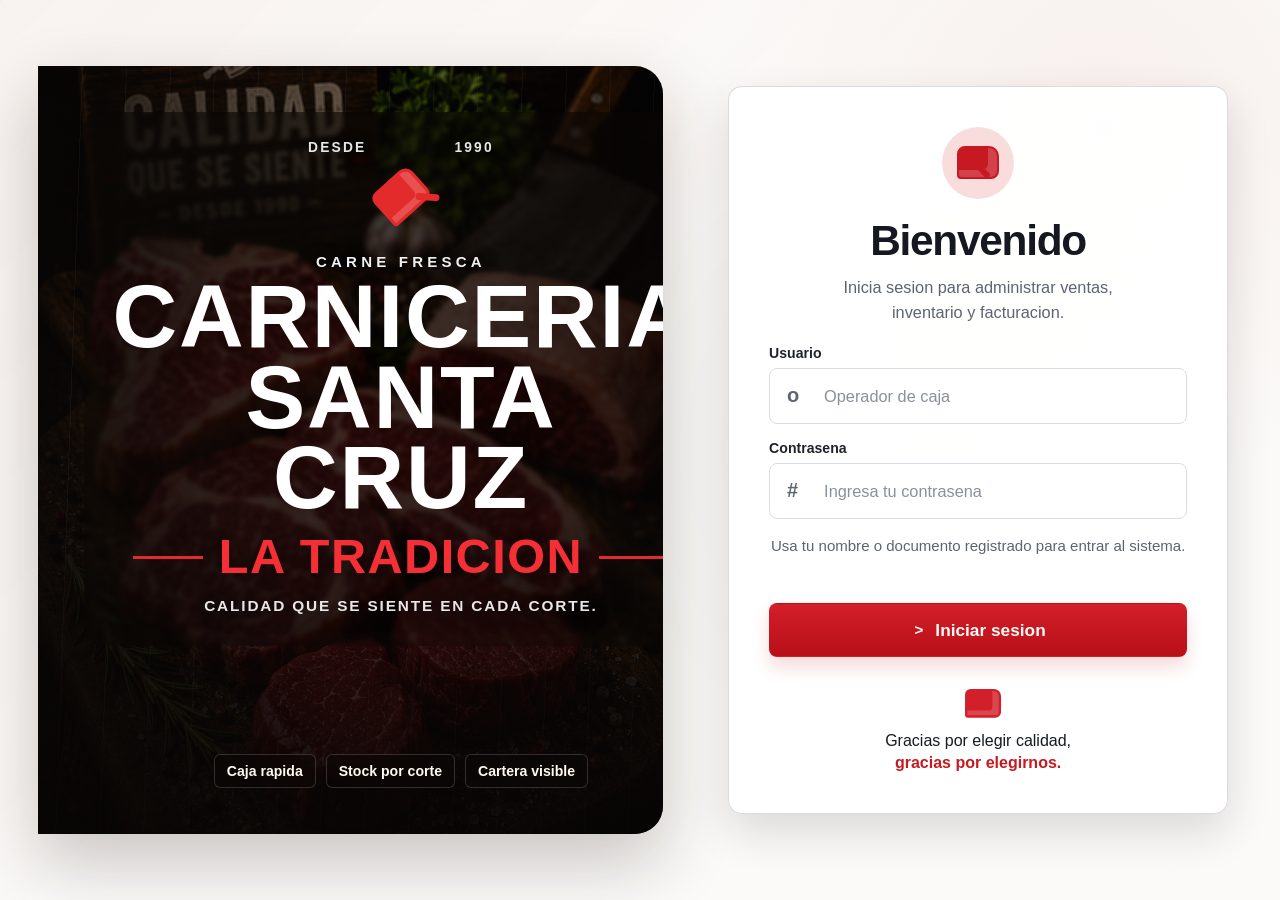
<file: aa1-web/index.html>
<!DOCTYPE html>
<html lang="es">
<head>
  <meta charset="UTF-8">
  <meta name="viewport" content="width=device-width, initial-scale=1.0">
  <title>Carniceria Santa Cruz | Login</title>
  <link rel="stylesheet" href="./styles.css">
</head>
<!-- Google tag (gtag.js) -->
<script async src="https://www.googletagmanager.com/gtag/js?id=G-K4ZRLPHMQP"></script>
<script>
  window.dataLayer = window.dataLayer || [];
  function gtag(){dataLayer.push(arguments);}
  gtag('js', new Date());

  gtag('config', 'G-K4ZRLPHMQP');
</script>
<body data-page="login">
  <div class="page-shell">
    <section class="login-screen">
      <div class="login-hero reveal">
        <div class="login-brand-lockup">
          <div class="brand-year">
            <span>Desde</span>
            <strong>1990</strong>
          </div>
          <div class="cleaver-mark" aria-hidden="true"></div>
          <p class="eyebrow">Carne fresca</p>
          <h1>Carniceria Santa Cruz</h1>
          <h2>La tradicion</h2>
          <p class="hero-copy">Calidad que se siente en cada corte.</p>
        </div>

        <div class="hero-pills">
          <span>Caja rapida</span>
          <span>Stock por corte</span>
          <span>Cartera visible</span>
        </div>
        <div class="hero-art" aria-hidden="true"></div>
      </div>

      <form class="login-card reveal delay-1" id="loginForm">
        <div class="card-top">
          <div class="login-card-icon" aria-hidden="true"></div>
          <h2>Bienvenido</h2>
          <p>
            Inicia sesion para administrar ventas, inventario y facturacion.
          </p>
        </div>

        <label class="field login-field user-field">
          <span>Usuario</span>
          <input id="usernameInput" type="text" placeholder="Operador de caja">
        </label>

        <label class="field login-field pass-field">
          <span>Contrasena</span>
          <input id="passwordInput" type="password" placeholder="Ingresa tu contrasena">
        </label>

        <p class="login-helper">Usa tu nombre o documento registrado para entrar al sistema.</p>

        <p class="login-error" id="loginError"></p>

        <div class="card-actions">
          <button class="primary-button" type="submit">Iniciar sesion</button>
        </div>

        <div class="login-notes">
          <div class="login-mini-icon" aria-hidden="true"></div>
          <p>Gracias por elegir calidad,<br><strong>gracias por elegirnos.</strong></p>
        </div>
      </form>
    </section>

    <div class="toast" id="toast"></div>
  </div>

  <script src="./app.js"></script>
</body>
</html>
</file>
<file: aa1-web/styles.css>
:root {
  --bg: #ffffff;
  --bg-2: #f4f7fb;
  --surface: #ffffff;
  --surface-soft: #f7f9fc;
  --surface-steel: #edf2f8;
  --ink: #172033;
  --muted: #5b6779;
  --line: #d8e1ec;
  --line-strong: #c2cedd;
  --accent: #c6382c;
  --accent-dark: #98291f;
  --accent-soft: #fdeceb;
  --steel: #21374f;
  --steel-2: #34506d;
  --green: #1f7a55;
  --warning: #b8731d;
  --danger: #c6382c;
  --shadow: 0 20px 42px rgba(23, 32, 51, 0.12);
  --shadow-soft: 0 12px 24px rgba(23, 32, 51, 0.08);
  --font-sans: "Aptos", "Segoe UI Variable Text", "Segoe UI", "Helvetica Neue", Arial, sans-serif;
  --font-display: "Aptos Display", "Segoe UI Variable", "Segoe UI", "Helvetica Neue", Arial, sans-serif;
  --radius-lg: 8px;
  --radius-md: 8px;
  --radius-sm: 6px;
}

* {
  box-sizing: border-box;
}

html {
  scroll-behavior: smooth;
}

body {
  margin: 0;
  min-height: 100vh;
  color: var(--ink);
  font-family: var(--font-sans);
  background: #fff;
}

body::before {
  content: "";
  position: fixed;
  inset: 0;
  pointer-events: none;
  background:
    linear-gradient(180deg, rgba(245, 248, 252, 0.98), rgba(255, 255, 255, 0) 240px),
    radial-gradient(circle at 86% 8%, rgba(198, 56, 44, 0.05), transparent 22%);
}

img {
  display: block;
  max-width: 100%;
}

button,
input,
select,
textarea {
  font: inherit;
}

a {
  color: inherit;
}

button {
  cursor: pointer;
}

.hidden {
  display: none !important;
}

.page-shell {
  position: relative;
}

.eyebrow {
  margin: 0 0 8px;
  color: var(--accent);
  font-size: 0.72rem;
  font-weight: 800;
  letter-spacing: 0.09em;
  text-transform: uppercase;
}

.reveal {
  animation: rise-in 0.45s ease both;
}

.delay-1 {
  animation-delay: 0.05s;
}

.delay-2 {
  animation-delay: 0.1s;
}

.login-screen {
  min-height: 100vh;
  display: grid;
  grid-template-columns: minmax(0, 1.1fr) minmax(360px, 0.72fr);
  gap: 24px;
  padding: 28px;
  position: relative;
}

.login-hero,
.login-card,
.panel,
.stat-card {
  box-shadow: var(--shadow-soft);
}

.login-hero {
  position: relative;
  overflow: hidden;
  display: grid;
  align-content: space-between;
  min-height: calc(100vh - 56px);
  border: 1px solid rgba(255, 255, 255, 0.12);
  border-radius: var(--radius-lg);
  background:
    linear-gradient(150deg, rgba(32, 50, 59, 0.98), rgba(17, 26, 31, 0.98)),
    repeating-linear-gradient(45deg, rgba(255,255,255,0.04) 0 1px, transparent 1px 16px);
  padding: 46px;
  color: #fff9f2;
}

.login-hero::after {
  content: "";
  position: absolute;
  right: 36px;
  bottom: 34px;
  width: min(36vw, 380px);
  aspect-ratio: 1;
  border-radius: 50%;
  border: 18px solid rgba(255, 255, 255, 0.08);
  box-shadow:
    inset 0 0 0 28px rgba(180, 35, 24, 0.3),
    inset 0 0 0 64px rgba(255, 255, 255, 0.05);
}

.login-hero h1,
.workspace-header h1,
.section-title h2,
.hero-banner h2,
.panel h3,
.login-card h2,
.brand-block h2 {
  font-family: var(--font-display);
  letter-spacing: -0.03em;
}

.login-hero h1 {
  position: relative;
  z-index: 1;
  max-width: 10ch;
  margin: 0 0 18px;
  font-size: clamp(3rem, 6vw, 5.6rem);
  line-height: 0.92;
}

.hero-copy {
  position: relative;
  z-index: 1;
  max-width: 58ch;
  margin: 0 0 24px;
  color: rgba(255, 249, 242, 0.82);
  line-height: 1.65;
}

.hero-pills {
  position: relative;
  z-index: 1;
  display: flex;
  flex-wrap: wrap;
  gap: 10px;
}

.hero-pills span,
.badge-soft {
  display: inline-flex;
  align-items: center;
  gap: 8px;
  min-height: 34px;
  padding: 8px 12px;
  border: 1px solid rgba(180, 35, 24, 0.16);
  border-radius: var(--radius-sm);
  background: var(--accent-soft);
  color: var(--accent-dark);
  font-size: 0.88rem;
  font-weight: 800;
}

.login-hero .hero-pills span {
  border-color: rgba(255, 255, 255, 0.14);
  background: rgba(255, 255, 255, 0.1);
  color: #fff9f2;
}

.hero-art {
  position: relative;
  z-index: 1;
  margin-top: 40px;
  max-width: 520px;
  min-height: 150px;
  border: 1px solid rgba(255, 255, 255, 0.16);
  border-radius: var(--radius-lg);
  background:
    linear-gradient(90deg, rgba(255,255,255,0.08), rgba(255,255,255,0.02)),
    repeating-linear-gradient(90deg, rgba(255,255,255,0.08) 0 2px, transparent 2px 22px);
}

.hero-art img {
  display: none;
}

.hero-art::before {
  content: "CAJA  |  BASCULA  |  MOSTRADOR  |  CAMARA FRIA";
  position: absolute;
  left: 20px;
  top: 20px;
  color: rgba(255, 249, 242, 0.82);
  font-size: 0.78rem;
  font-weight: 800;
  letter-spacing: 0.08em;
}

.hero-art::after {
  content: "";
  position: absolute;
  left: 22px;
  right: 22px;
  bottom: 22px;
  height: 48px;
  border-radius: 999px;
  background:
    linear-gradient(90deg, #d94a3f 0 22%, #f6d7d1 22% 30%, #a51f18 30% 66%, #f2cbc4 66% 75%, #812018 75% 100%);
  box-shadow: 0 18px 24px rgba(0, 0, 0, 0.22);
}

.login-card {
  align-self: center;
  border: 1px solid var(--line);
  border-radius: var(--radius-lg);
  background: rgba(255, 253, 249, 0.94);
  padding: 34px;
}

.card-top h2 {
  margin: 0 0 10px;
  font-size: clamp(2rem, 4vw, 2.7rem);
}

.card-top p:last-child {
  margin: 0 0 24px;
  color: var(--muted);
  line-height: 1.65;
}

.field {
  display: grid;
  gap: 7px;
  margin-bottom: 14px;
}

.field span {
  color: var(--muted);
  font-size: 0.88rem;
  font-weight: 800;
}

.field input,
.field select,
.field textarea {
  width: 100%;
  border: 1px solid var(--line-strong);
  border-radius: var(--radius-sm);
  background: #fff;
  color: var(--ink);
  padding: 12px 13px;
  transition: border-color 0.18s ease, box-shadow 0.18s ease;
}

.field input:focus,
.field select:focus,
.field textarea:focus {
  outline: none;
  border-color: var(--accent);
  box-shadow: 0 0 0 3px rgba(180, 35, 24, 0.12);
}

.login-error {
  min-height: 1.2rem;
  margin: 4px 0 14px;
  color: var(--danger);
  font-size: 0.92rem;
  font-weight: 800;
}

.card-actions,
.button-row,
.banner-actions,
.sale-footer {
  display: flex;
  flex-wrap: wrap;
  gap: 10px;
  align-items: center;
}

.primary-button,
.ghost-button,
.remove-button {
  display: inline-flex;
  align-items: center;
  justify-content: center;
  min-height: 42px;
  border: 1px solid transparent;
  border-radius: var(--radius-sm);
  padding: 11px 15px;
  font-weight: 850;
  text-decoration: none;
  transition: transform 0.16s ease, box-shadow 0.16s ease, background 0.16s ease;
}

.primary-button::before,
.ghost-button::before,
.remove-button::before,
.chip-row button::before {
  display: inline-grid;
  place-items: center;
  flex: 0 0 auto;
  width: 1.05rem;
  height: 1.05rem;
  margin-right: 8px;
  font-size: 0.95rem;
  font-weight: 900;
  line-height: 1;
}

.primary-button::before {
  content: "+";
}

.ghost-button::before {
  content: ">";
}

.remove-button::before {
  content: "x";
}

.primary-button {
  background: linear-gradient(180deg, #d34a3d, var(--accent-dark));
  color: #fffaf5;
  box-shadow: 0 10px 18px rgba(198, 56, 44, 0.18);
}

.ghost-button,
.remove-button {
  border-color: var(--line);
  background: #fff;
  color: var(--steel);
}

.remove-button {
  min-height: 34px;
  padding: 7px 10px;
}

.primary-button:hover,
.ghost-button:hover,
.remove-button:hover {
  transform: translateY(-1px);
  box-shadow: var(--shadow-soft);
}

button:disabled,
input:disabled {
  cursor: not-allowed;
  opacity: 0.56;
}

.full {
  width: 100%;
  justify-content: center;
}

.login-notes {
  margin-top: 22px;
  padding-top: 16px;
  border-top: 1px solid var(--line);
  display: grid;
  gap: 9px;
}

.login-notes div {
  display: flex;
  justify-content: space-between;
  gap: 12px;
  color: var(--muted);
  font-size: 0.92rem;
}

body[data-page="login"] {
  background:
    radial-gradient(circle at 86% 14%, rgba(180, 35, 24, 0.05), transparent 28%),
    linear-gradient(120deg, rgba(239, 231, 221, 0.56) 0 1px, transparent 1px 18px),
    #fbfaf8;
}

body[data-page="login"]::before {
  background:
    radial-gradient(circle at 72% 50%, rgba(46, 27, 16, 0.035), transparent 32%),
    linear-gradient(135deg, rgba(180, 35, 24, 0.035), transparent 45%);
}

body[data-page="login"] .login-screen {
  min-height: 100dvh;
  grid-template-columns: minmax(420px, 1.02fr) minmax(360px, 0.86fr);
  gap: clamp(20px, 4vw, 54px);
  align-items: center;
  padding: clamp(18px, 3vw, 40px);
}

body[data-page="login"] .login-hero {
  isolation: isolate;
  min-height: clamp(420px, 78vh, 760px);
  border: 0;
  border-radius: 0 28px 28px 0;
  background:
    linear-gradient(180deg, rgba(8, 6, 5, 0.22), rgba(8, 6, 5, 0.74)),
    linear-gradient(90deg, rgba(8, 6, 5, 0.82), rgba(8, 6, 5, 0.22) 48%, rgba(8, 6, 5, 0.38)),
    url("./assets/ChatGPT Image 8 may 2026, 17_57_57.png") center/cover no-repeat;
  padding: clamp(26px, 4vw, 46px);
  box-shadow: 0 28px 70px rgba(38, 24, 16, 0.24);
}

body[data-page="login"] .login-hero::before {
  content: "";
  position: absolute;
  inset: 0;
  z-index: -2;
  background:
    linear-gradient(180deg, rgba(0, 0, 0, 0.18), transparent 44%, rgba(0, 0, 0, 0.28)),
    repeating-linear-gradient(92deg, rgba(255, 255, 255, 0.035) 0 1px, transparent 1px 44px);
  mix-blend-mode: screen;
}

body[data-page="login"] .login-hero::after {
  content: "";
  right: 0;
  left: 0;
  bottom: 0;
  z-index: -1;
  width: auto;
  height: 45%;
  aspect-ratio: auto;
  border: 0;
  border-radius: 0;
  background: linear-gradient(180deg, transparent, rgba(7, 5, 4, 0.72));
  box-shadow: none;
  opacity: 1;
  transform: none;
}

body[data-page="login"] .login-brand-lockup {
  position: relative;
  z-index: 2;
  max-width: 660px;
  text-align: center;
  padding: clamp(16px, 2.6vw, 28px);
  border-radius: 18px;
  background: linear-gradient(180deg, rgba(10, 7, 5, 0.56), rgba(10, 7, 5, 0.28));
  backdrop-filter: blur(2px);
  text-shadow: 0 4px 18px rgba(0, 0, 0, 0.62);
}

body[data-page="login"] .brand-year {
  display: flex;
  justify-content: center;
  gap: 88px;
  margin-bottom: 12px;
  color: rgba(255, 255, 255, 0.9);
  font-size: 0.86rem;
  font-weight: 900;
  letter-spacing: 0.16em;
  text-transform: uppercase;
}

body[data-page="login"] .cleaver-mark,
body[data-page="login"] .login-card-icon,
body[data-page="login"] .login-mini-icon {
  position: relative;
  display: inline-grid;
  place-items: center;
}

body[data-page="login"] .cleaver-mark {
  width: 76px;
  height: 58px;
  margin: 0 auto 10px;
  transform: rotate(-42deg);
}

body[data-page="login"] .cleaver-mark::before,
body[data-page="login"] .login-card-icon::before,
body[data-page="login"] .login-mini-icon::before {
  content: "";
  width: 44px;
  height: 34px;
  border: 3px solid currentColor;
  border-radius: 8px 10px 8px 4px;
  background: currentColor;
  box-shadow: inset -9px -7px 0 rgba(255, 255, 255, 0.18);
}

body[data-page="login"] .cleaver-mark::after,
body[data-page="login"] .login-card-icon::after,
body[data-page="login"] .login-mini-icon::after {
  content: "";
  position: absolute;
  right: 7px;
  bottom: 7px;
  width: 24px;
  height: 7px;
  border-radius: 999px;
  background: currentColor;
  transform: rotate(46deg);
}

body[data-page="login"] .cleaver-mark {
  color: #e22b2a;
}

body[data-page="login"] .login-hero .eyebrow {
  margin: 18px 0 6px;
  color: rgba(255, 255, 255, 0.94);
  font-size: 0.94rem;
  letter-spacing: 0.28em;
}

body[data-page="login"] .login-hero h1 {
  max-width: none;
  margin: 0;
  color: #fff;
  font-family: var(--font-display);
  font-size: clamp(3.1rem, 7vw, 6.1rem);
  font-weight: 900;
  letter-spacing: 0.02em;
  line-height: 0.9;
  text-transform: uppercase;
  text-shadow: 0 10px 28px rgba(0, 0, 0, 0.22);
}

body[data-page="login"] .login-hero h2 {
  position: relative;
  display: inline-block;
  margin: 14px 0 12px;
  color: #f42f35;
  font-family: var(--font-display);
  font-size: clamp(1.8rem, 3.8vw, 3.4rem);
  font-weight: 850;
  letter-spacing: 0.03em;
  line-height: 1;
  text-transform: uppercase;
}

body[data-page="login"] .login-hero h2::before,
body[data-page="login"] .login-hero h2::after {
  content: "";
  position: absolute;
  top: 50%;
  width: 70px;
  height: 3px;
  background: #e22b2a;
}

body[data-page="login"] .login-hero h2::before {
  right: calc(100% + 16px);
}

body[data-page="login"] .login-hero h2::after {
  left: calc(100% + 16px);
}

body[data-page="login"] .hero-copy {
  max-width: none;
  margin: 0;
  color: rgba(255, 255, 255, 0.9);
  font-size: clamp(0.95rem, 1.2vw, 1.14rem);
  font-weight: 850;
  letter-spacing: 0.12em;
  text-transform: uppercase;
}

body[data-page="login"] .hero-pills {
  align-self: end;
  justify-content: center;
  max-width: 640px;
  margin-top: clamp(84px, 12vh, 150px);
}

body[data-page="login"] .login-hero .hero-pills span {
  border-color: rgba(255, 255, 255, 0.16);
  background: rgba(12, 9, 7, 0.52);
  backdrop-filter: blur(10px);
}

body[data-page="login"] .hero-art {
  display: none;
}

body[data-page="login"] .login-card {
  width: min(100%, 500px);
  justify-self: center;
  border: 1px solid rgba(204, 207, 214, 0.74);
  border-radius: 14px;
  background: rgba(255, 255, 255, 0.94);
  padding: clamp(26px, 3.2vw, 40px);
  box-shadow: 0 18px 44px rgba(28, 24, 21, 0.14);
}

body[data-page="login"] .card-top {
  text-align: center;
}

body[data-page="login"] .login-card-icon {
  width: 72px;
  height: 72px;
  margin: 0 auto 18px;
  border-radius: 50%;
  background: #f9dddd;
  color: #c71921;
}

body[data-page="login"] .login-card-icon::before {
  width: 38px;
  height: 29px;
  border-width: 2px;
}

body[data-page="login"] .login-card-icon::after {
  right: 22px;
  bottom: 26px;
  width: 20px;
  height: 6px;
}

body[data-page="login"] .card-top h2 {
  margin: 0 0 10px;
  color: #151821;
  font-family: var(--font-display);
  font-size: clamp(2rem, 3.6vw, 2.65rem);
  font-weight: 900;
}

body[data-page="login"] .card-top p:last-child {
  max-width: 34ch;
  margin: 0 auto 20px;
  color: #5d6470;
  font-size: 1.02rem;
  line-height: 1.55;
}

body[data-page="login"] .login-field {
  position: relative;
  margin-bottom: 16px;
}

body[data-page="login"] .login-field span {
  color: #1f2228;
  font-weight: 850;
}

body[data-page="login"] .login-field::before {
  position: absolute;
  left: 18px;
  bottom: 17px;
  z-index: 1;
  color: #606671;
  font-size: 1.25rem;
  font-weight: 900;
}

body[data-page="login"] .user-field::before {
  content: "o";
}

body[data-page="login"] .pass-field::before {
  content: "#";
}

body[data-page="login"] .login-field input {
  min-height: 56px;
  border-color: #d8dce3;
  border-radius: 8px;
  padding-left: 54px;
  color: #151821;
  font-size: 1.02rem;
}

body[data-page="login"] .login-field input::placeholder {
  color: #8a909b;
}

body[data-page="login"] .login-options {
  display: flex;
  align-items: center;
  justify-content: space-between;
  gap: 16px;
  margin: 4px 0 18px;
  font-size: 0.98rem;
}

body[data-page="login"] .login-options label {
  display: inline-flex;
  align-items: center;
  gap: 8px;
  color: #323640;
}

body[data-page="login"] .login-options input {
  width: 18px;
  height: 18px;
  accent-color: #c71921;
}

body[data-page="login"] .login-options a {
  color: #c71921;
  font-weight: 800;
  text-decoration: none;
}

body[data-page="login"] .login-helper {
  margin: 2px 0 14px;
  color: #5d6470;
  font-size: 0.94rem;
  line-height: 1.5;
  text-align: center;
}

body[data-page="login"] .login-error {
  margin: 0 0 12px;
  text-align: center;
}

body[data-page="login"] .card-actions {
  display: grid;
  gap: 10px;
}

body[data-page="login"] .card-actions > * {
  width: 100%;
}

body[data-page="login"] .card-actions .primary-button {
  min-height: 54px;
  border-radius: 8px;
  background: linear-gradient(180deg, #d31f29, #b80f18);
  font-size: 1.08rem;
}

body[data-page="login"] .login-notes {
  justify-items: center;
  margin-top: 20px;
  padding-top: 8px;
  border-top: 0;
  text-align: center;
}

body[data-page="login"] .login-notes p {
  margin: 8px 0 0;
  color: #161a22;
  line-height: 1.35;
}

body[data-page="login"] .login-notes strong {
  color: #c71921;
}

body[data-page="login"] .login-mini-icon {
  width: 36px;
  height: 28px;
  color: #d31f29;
  transform: scale(0.72);
}

.app {
  display: grid;
  grid-template-columns: 278px minmax(0, 1fr);
  min-height: 100vh;
}

.sidebar {
  display: flex;
  flex-direction: column;
  position: sticky;
  top: 0;
  height: 100dvh;
  padding: 22px;
  gap: 16px;
  background:
    linear-gradient(180deg, rgba(21, 34, 50, 0.98), rgba(13, 24, 38, 0.98)),
    repeating-linear-gradient(90deg, rgba(255,255,255,0.04) 0 1px, transparent 1px 18px);
  color: #fff9f2;
  overflow: hidden;
}

.brand-block {
  padding-bottom: 18px;
  border-bottom: 1px solid rgba(255, 255, 255, 0.12);
}

.brand-block h2 {
  margin: 0 0 8px;
  font-size: 2.18rem;
  line-height: 1;
}

.nav-list {
  display: grid;
  gap: 7px;
  flex: 1 1 auto;
  min-height: 0;
  margin: 0;
  overflow-y: auto;
  padding-right: 4px;
  align-content: start;
}

.nav-link {
  display: flex;
  align-items: center;
  gap: 10px;
  width: 100%;
  border: 1px solid rgba(255, 255, 255, 0.1);
  border-radius: var(--radius-sm);
  background: rgba(255, 255, 255, 0.06);
  color: #fff9f2;
  padding: 10px 12px;
  text-align: left;
  text-decoration: none;
  font-weight: 750;
  transition: background 0.18s ease, transform 0.18s ease, border-color 0.18s ease, box-shadow 0.18s ease;
}

.nav-link:hover,
.nav-link.active {
  border-color: rgba(255, 255, 255, 0.18);
  background: linear-gradient(90deg, var(--accent), #db5648);
  box-shadow: 0 10px 20px rgba(198, 56, 44, 0.2);
  transform: translateX(3px);
}

.nav-mark {
  display: inline-grid;
  place-items: center;
  width: 32px;
  height: 32px;
  border-radius: 50%;
  background: rgba(255, 255, 255, 0.13);
  font-size: 0.76rem;
  font-weight: 900;
}

.side-button {
  margin-top: 0;
}

.workspace {
  min-height: 100vh;
  padding: 28px 30px;
  background: #fff;
}

.workspace-header {
  display: flex;
  align-items: end;
  justify-content: space-between;
  gap: 18px;
  margin-bottom: 22px;
  padding-bottom: 18px;
  border-bottom: 1px solid var(--line);
}

.workspace-header h1 {
  margin: 0;
  font-size: clamp(2.1rem, 4vw, 3.1rem);
}

.workspace-heading {
  display: grid;
  gap: 10px;
}

.flow-breadcrumb-shell {
  display: grid;
  gap: 8px;
}

.flow-breadcrumb-meta {
  display: flex;
  flex-wrap: wrap;
  gap: 10px;
  align-items: center;
}

.flow-badge {
  display: inline-flex;
  align-items: center;
  width: fit-content;
  border: 1px solid rgba(198, 56, 44, 0.18);
  border-radius: 999px;
  background: var(--accent-soft);
  color: var(--accent-dark);
  padding: 7px 12px;
  font-size: 0.82rem;
  font-weight: 850;
}

.flow-breadcrumb {
  display: flex;
  flex-wrap: wrap;
  align-items: center;
  gap: 8px;
  color: var(--muted);
  font-size: 0.92rem;
}

.flow-link {
  color: var(--steel);
  font-weight: 800;
  text-decoration: none;
}

.flow-link:hover {
  color: var(--accent);
}

.flow-area {
  color: var(--muted);
  font-weight: 750;
}

.flow-current {
  color: var(--ink);
  font-weight: 850;
}

.flow-separator {
  color: var(--line-strong);
  font-weight: 900;
}

.header-tools {
  display: flex;
  flex-wrap: wrap;
  gap: 10px;
}

.header-chip {
  min-width: 160px;
  border: 1px solid var(--line);
  border-radius: var(--radius-sm);
  background: #fff;
  padding: 11px 13px;
  box-shadow: var(--shadow-soft);
}

.header-chip span {
  display: block;
  color: var(--muted);
  font-size: 0.8rem;
  font-weight: 750;
}

.header-chip strong {
  display: block;
  margin-top: 4px;
  font-size: 0.96rem;
}

.view {
  display: none;
  gap: 18px;
}

.view.active {
  display: grid;
}

.section-title {
  display: flex;
  align-items: center;
  justify-content: space-between;
  gap: 14px;
}

.section-title h2,
.hero-banner h2 {
  margin: 0;
}

.hero-banner {
  display: grid;
  grid-template-columns: minmax(0, 1.35fr) minmax(230px, 0.55fr);
  gap: 18px;
  border-left: 6px solid var(--accent);
  background:
    linear-gradient(135deg, #ffffff, #f6f9fc);
}

.panel-copy {
  max-width: 68ch;
  margin: 12px 0 0;
  color: var(--muted);
  line-height: 1.6;
}

.feature-list {
  margin: 16px 0 0;
  padding-left: 18px;
  color: var(--muted);
  line-height: 1.7;
}

.banner-aside {
  border: 1px solid var(--line);
  border-radius: var(--radius-sm);
  background: #fff;
  padding: 16px;
}

.stats-grid {
  display: grid;
  grid-template-columns: repeat(4, minmax(0, 1fr));
  gap: 12px;
}

.stats-grid.compact {
  grid-template-columns: repeat(3, minmax(0, 1fr));
}

.stat-card {
  position: relative;
  overflow: hidden;
  border: 1px solid var(--line);
  border-radius: var(--radius-lg);
  background: var(--surface);
  padding: 18px;
}

.stat-card::before {
  content: "";
  position: absolute;
  inset: 0 auto 0 0;
  width: 5px;
  background: var(--accent);
}

.stat-card span {
  display: block;
  color: var(--muted);
  font-size: 0.88rem;
  font-weight: 750;
}

.stat-card strong {
  display: block;
  margin-top: 8px;
  font-size: clamp(1.45rem, 3vw, 2.2rem);
  line-height: 1;
}

.split-grid,
.sales-grid,
.inventory-grid,
.invoice-layout {
  display: grid;
  gap: 16px;
}

.split-grid {
  grid-template-columns: repeat(2, minmax(0, 1fr));
}

.split-grid.wide {
  grid-template-columns: 0.82fr 1.18fr;
}

.full-span {
  grid-column: 1 / -1;
}

.sales-grid {
  grid-template-columns: minmax(0, 1.45fr) minmax(310px, 0.72fr);
}

.inventory-grid {
  grid-template-columns: repeat(3, minmax(0, 1fr));
}

.invoice-layout {
  grid-template-columns: minmax(0, 1.25fr) 320px;
  align-items: start;
}

.inventory-grid.stacked-layout,
.split-grid.stacked-layout {
  grid-template-columns: 1fr;
}

.panel {
  border: 1px solid var(--line);
  border-radius: var(--radius-lg);
  background: var(--surface);
  padding: 18px;
}

.panel.tonal {
  background: var(--surface-soft);
  box-shadow: none;
}

.panel-head {
  display: flex;
  align-items: start;
  justify-content: space-between;
  gap: 14px;
  margin-bottom: 16px;
}

.panel-head h3 {
  margin: 0;
  font-size: 1.35rem;
}

.stack-list,
.timeline,
.client-list,
.chart-bars {
  display: grid;
  gap: 10px;
}

.stack-item,
.timeline-item,
.client-item,
.chart-row {
  border: 1px solid var(--line);
  border-radius: var(--radius-sm);
  background: #fff;
  padding: 13px 14px;
}

.stack-item {
  display: flex;
  justify-content: space-between;
  gap: 12px;
  align-items: center;
}

.stack-item strong,
.timeline-item strong,
.client-item strong {
  display: block;
}

.subtle {
  color: var(--muted);
  font-size: 0.9rem;
}

.inline-form,
.filters-bar {
  display: flex;
  flex-wrap: wrap;
  gap: 12px;
  align-items: end;
}

.grow {
  flex: 1 1 280px;
}

.short {
  min-width: 136px;
}

.chip-row {
  display: flex;
  flex-wrap: wrap;
  gap: 8px;
  margin: 16px 0;
}

.chip-row button {
  display: inline-flex;
  align-items: center;
  border: 1px solid rgba(180, 35, 24, 0.2);
  border-radius: 999px;
  background: var(--accent-soft);
  color: var(--accent-dark);
  padding: 8px 12px;
  font-weight: 800;
}

.chip-row button::before {
  content: "+";
  margin-right: 6px;
}

#legacyLoginAction::before,
#legacyResetAction::before {
  content: "↻";
}

#loginForm .primary-button::before {
  content: ">";
}

#scaleButton::before {
  content: "kg";
  font-size: 0.72rem;
}

#cancelSaleButton::before {
  content: "x";
}

#checkoutButton::before {
  content: "$";
}

#applyCreditButton::before {
  content: "$";
}

#settleCreditButton::before {
  content: "=";
}

#blockOverdueButton::before {
  content: "!";
}

#toggleCreditButton::before {
  content: "⇄";
}

#inventoryForm .primary-button::before {
  content: "⇅";
}

a.primary-button[href*="ventas"]::before {
  content: "$";
}

a.ghost-button[href*="productos"]::before {
  content: "[]";
}

a.ghost-button[href*="index"]::before {
  content: "<";
}

.table-wrap {
  overflow: auto;
  border: 1px solid var(--line);
  border-radius: var(--radius-sm);
  background: var(--surface);
}

.scroll-table {
  max-height: 360px;
}

.fixed-table {
  max-height: 430px;
}

table {
  width: 100%;
  min-width: 640px;
  border-collapse: collapse;
  background: var(--surface);
}

.scroll-table thead th,
.fixed-table thead th {
  position: sticky;
  top: 0;
  z-index: 1;
}

thead th {
  background: var(--steel-2);
  color: #fff9f2;
}

th,
td {
  border-bottom: 1px solid var(--line);
  padding: 12px 14px;
  text-align: left;
  font-size: 0.93rem;
}

tbody tr:nth-child(even) {
  background: #f8fafc;
}

tbody tr:hover {
  background: var(--accent-soft);
}

.table-foot,
.sale-footer {
  margin-top: 14px;
  color: var(--muted);
}

.sale-footer {
  justify-content: space-between;
}

.totals-box {
  display: grid;
  gap: 12px;
  margin: 16px 0;
  border: 1px solid var(--line);
  border-left: 5px solid var(--accent);
  border-radius: var(--radius-sm);
  background: #fff;
  padding: 16px;
}

.totals-box div {
  display: flex;
  justify-content: space-between;
  gap: 16px;
}

.totals-box strong {
  font-size: 1.08rem;
}

.note-card {
  margin-top: 16px;
  border-radius: var(--radius-sm);
  background: linear-gradient(160deg, var(--steel), #17273b);
  color: #fff9f2;
  padding: 16px;
}

.note-card p:last-child {
  margin: 7px 0 0;
  color: rgba(255, 249, 242, 0.82);
  line-height: 1.55;
}

.quick-client-form {
  display: grid;
  gap: 12px;
  margin-bottom: 6px;
  border: 1px solid var(--line);
  border-radius: var(--radius-sm);
  background: var(--surface-soft);
  padding: 14px;
}

.quick-client-toggle {
  display: inline-flex;
  align-items: center;
  gap: 10px;
  color: var(--steel);
  font-size: 0.94rem;
  font-weight: 750;
}

.quick-client-toggle input {
  width: 18px;
  height: 18px;
  accent-color: var(--accent);
}

.form-grid {
  display: grid;
  grid-template-columns: repeat(2, minmax(0, 1fr));
  gap: 10px;
}

.full-row {
  grid-column: 1 / -1;
}

.filter-inline {
  display: flex;
  align-items: center;
  gap: 8px;
  color: var(--muted);
}

.filter-inline select,
.filter-inline input {
  border: 1px solid var(--line-strong);
  border-radius: var(--radius-sm);
  background: #fff;
  padding: 9px 11px;
}

.compact-filters {
  margin-bottom: 14px;
}

#productCode:disabled {
  background: var(--surface-steel);
  color: var(--muted);
}

#updateProductButton::before,
#loadClientFormButton::before {
  content: "!";
}

#clearProductFormButton::before,
#cancelClientFormButton::before,
#cancelQuickClientButton::before {
  content: "x";
}

#toggleClientFormButton::before,
#toggleQuickClientButton::before,
#saveClientButton::before {
  content: "+";
}

.client-list {
  max-height: 560px;
  overflow: auto;
  padding-right: 4px;
}

.client-item {
  position: relative;
  width: 100%;
  min-height: 58px;
  text-align: left;
  background: #fff;
  padding-left: 48px;
}

.client-item::before {
  content: "CL";
  position: absolute;
  left: 14px;
  top: 50%;
  display: inline-grid;
  place-items: center;
  width: 24px;
  height: 24px;
  border-radius: 50%;
  background: var(--surface-steel);
  color: var(--steel);
  font-size: 0.68rem;
  font-weight: 900;
  transform: translateY(-50%);
}

.client-item.active {
  border-color: rgba(180, 35, 24, 0.55);
  background: var(--accent-soft);
}

.client-item.active::before {
  background: var(--accent);
  color: #fffaf5;
}

.detail-grid {
  display: grid;
  grid-template-columns: repeat(2, minmax(0, 1fr));
  gap: 10px;
}

.detail-grid.compact {
  margin-bottom: 12px;
}

.detail-item {
  border: 1px solid var(--line);
  border-radius: var(--radius-sm);
  background: #fff;
  padding: 14px;
}

.detail-item span {
  display: block;
  color: var(--muted);
  font-size: 0.86rem;
  font-weight: 750;
}

.detail-item strong {
  display: block;
  margin-top: 7px;
  font-size: 1rem;
}

.timeline-item {
  display: grid;
  gap: 6px;
}

.timeline-item small {
  color: var(--muted);
}

.invoice-detail {
  display: grid;
  gap: 12px;
  position: sticky;
  top: 18px;
}

.invoice-card {
  border-radius: var(--radius-lg);
  background: linear-gradient(160deg, var(--steel), #17273b);
  color: #fff9f2;
  padding: 18px;
}

.invoice-card h3 {
  margin: 0 0 12px;
  font-size: 1.35rem;
}

.invoice-card .subtle {
  color: rgba(255, 249, 242, 0.74);
}

.invoice-lines {
  display: grid;
  gap: 9px;
  margin-top: 14px;
}

.invoice-line {
  display: flex;
  justify-content: space-between;
  gap: 10px;
  padding-top: 9px;
  border-top: 1px solid rgba(255, 255, 255, 0.14);
}

.invoice-row {
  cursor: pointer;
}

.invoice-row.active {
  background: var(--accent-soft);
}

.chart-row {
  display: grid;
  gap: 9px;
}

.chart-row header {
  display: flex;
  justify-content: space-between;
  gap: 12px;
}

.chart-track {
  overflow: hidden;
  height: 10px;
  border-radius: 999px;
  background: #e3eaf2;
}

.chart-fill {
  height: 100%;
  border-radius: inherit;
  background: linear-gradient(90deg, var(--accent), #df5b46);
}

.tone-ok {
  color: var(--green);
}

.tone-warn {
  color: var(--warning);
}

.tone-danger {
  color: var(--danger);
}

.pill {
  display: inline-flex;
  align-items: center;
  justify-content: center;
  min-width: 88px;
  border-radius: 999px;
  padding: 7px 11px;
  font-size: 0.82rem;
  font-weight: 850;
}

.pill.ok {
  background: rgba(40, 102, 76, 0.12);
  color: var(--green);
}

.pill.off {
  background: rgba(180, 35, 24, 0.12);
  color: var(--danger);
}

.stock-pill {
  font-weight: 850;
}

.stock-pill.low {
  color: var(--danger);
}

.stock-pill.good {
  color: var(--green);
}

.toast {
  position: fixed;
  right: 22px;
  bottom: 22px;
  min-width: 240px;
  max-width: 360px;
  border-radius: var(--radius-lg);
  background: rgba(33, 55, 79, 0.97);
  color: #fff9f2;
  box-shadow: var(--shadow);
  opacity: 0;
  pointer-events: none;
  transform: translateY(10px);
  padding: 14px 16px;
  transition: opacity 0.2s ease, transform 0.2s ease;
}

.toast.show {
  opacity: 1;
  transform: translateY(0);
}

.toast.error {
  background: rgba(198, 56, 44, 0.97);
}

@keyframes rise-in {
  from {
    opacity: 0;
    transform: translateY(12px);
  }
  to {
    opacity: 1;
    transform: translateY(0);
  }
}

@media (max-width: 1220px) {
  .stats-grid,
  .stats-grid.compact,
  .inventory-grid {
    grid-template-columns: repeat(2, minmax(0, 1fr));
  }

  .sales-grid,
  .split-grid,
  .split-grid.wide,
  .invoice-layout {
    grid-template-columns: 1fr;
  }

  .invoice-detail {
    position: static;
  }
}

@media (max-width: 980px) {
  .login-screen,
  .app {
    grid-template-columns: 1fr;
  }

  .login-hero {
    min-height: auto;
  }

  .sidebar {
    position: relative;
    height: auto;
  }

  .nav-list {
    overflow: visible;
    padding-right: 0;
  }

  .workspace {
    padding: 20px;
  }

  .workspace-header,
  .section-title {
    flex-direction: column;
    align-items: start;
  }
}

@media (max-width: 720px) {
  .login-screen,
  .login-card,
  .login-hero,
  .panel,
  .workspace {
    padding: 18px;
  }

  .stats-grid,
  .stats-grid.compact,
  .detail-grid,
  .form-grid {
    grid-template-columns: 1fr;
  }

  .hero-banner {
    grid-template-columns: 1fr;
  }

  .hero-art {
    min-height: 122px;
  }

  .header-tools,
  .card-actions,
  .button-row,
  .banner-actions,
  .sale-footer,
  .filters-bar,
  .inline-form {
    width: 100%;
  }

  .header-chip,
  .button-row > *,
  .card-actions > *,
  .banner-actions > *,
  .inline-form > *,
  .filters-bar > * {
    width: 100%;
  }
}

@media (max-height: 860px) and (min-width: 981px) {
  body[data-page="login"] .login-screen {
    gap: 18px;
    padding: 16px 20px;
  }

  body[data-page="login"] .login-hero {
    min-height: 400px;
    padding: 24px 30px;
  }

  body[data-page="login"] .login-hero h1 {
    font-size: clamp(2.9rem, 5vw, 5rem);
  }

  body[data-page="login"] .login-hero h2 {
    font-size: clamp(1.7rem, 2.8vw, 2.8rem);
  }

  body[data-page="login"] .hero-pills {
    margin-top: 70px;
  }

  body[data-page="login"] .login-card {
    padding: 24px 26px;
  }

  body[data-page="login"] .login-notes {
    margin-top: 14px;
  }
}

@media (max-height: 760px) and (min-width: 981px) {
  body[data-page="login"] .hero-pills {
    display: none;
  }
}

@media (max-width: 980px) {
  body[data-page="login"] .login-screen {
    grid-template-columns: 1fr;
    gap: 22px;
    padding: 18px;
  }

  body[data-page="login"] .login-hero {
    min-height: 540px;
    border-radius: 18px;
  }

  body[data-page="login"] .login-card {
    width: 100%;
  }

  body[data-page="login"] .hero-pills {
    margin-top: 150px;
  }
}

@media (max-width: 620px) {
  body[data-page="login"] .login-hero,
  body[data-page="login"] .login-card {
    padding: 24px;
  }

  body[data-page="login"] .login-hero {
    min-height: 500px;
  }

  body[data-page="login"] .brand-year {
    gap: 42px;
  }

  body[data-page="login"] .login-hero h1 {
    font-size: clamp(2.7rem, 15vw, 4.4rem);
  }

  body[data-page="login"] .login-hero h2 {
    font-size: clamp(1.65rem, 9vw, 2.6rem);
  }

  body[data-page="login"] .login-hero h2::before,
  body[data-page="login"] .login-hero h2::after {
    width: 34px;
  }

  body[data-page="login"] .login-options {
    align-items: flex-start;
    flex-direction: column;
  }

  body[data-page="login"] .hero-pills {
    margin-top: 120px;
  }
}
</file>
